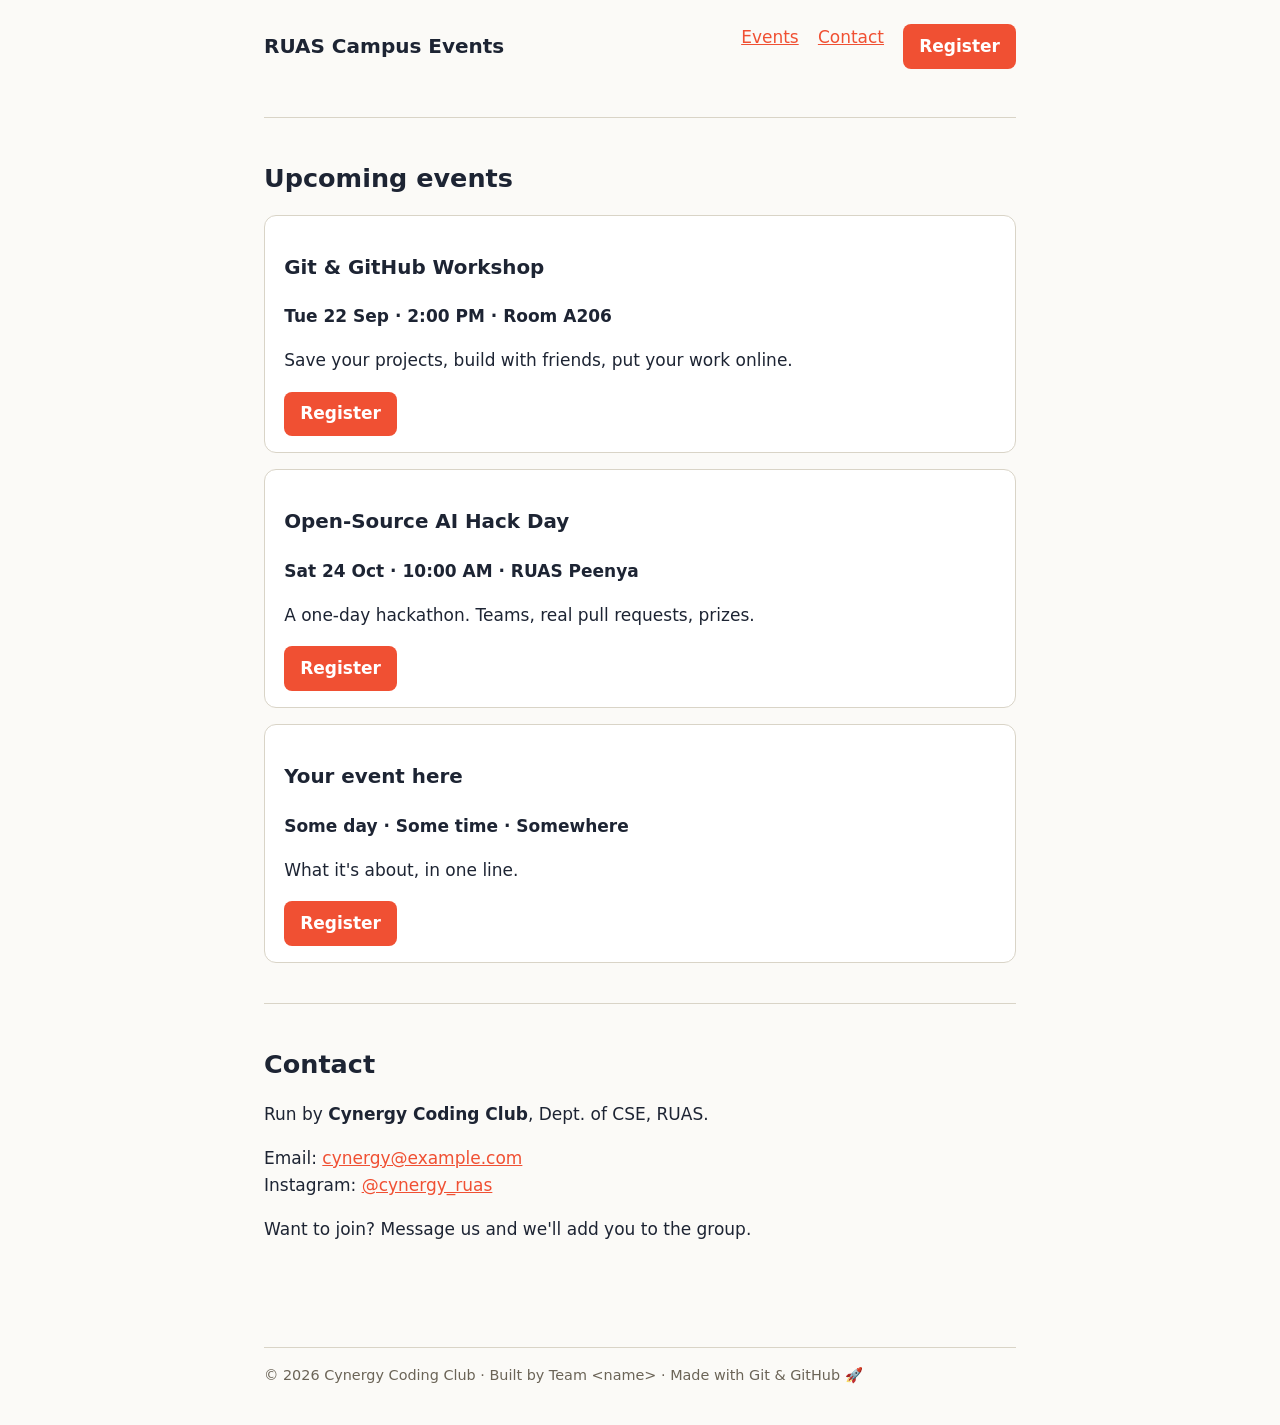
<file: index.html>
<!doctype html>
<!--
  TEAM SITE — index.html
  ----------------------
  This is the page. It has four empty boxes (sections). Each teammate owns ONE box,
  and fills it from their own file in the sections/ folder:

      sections/navbar.js   -> fills <header id="navbar">
      sections/events.js   -> fills <section id="events">
      sections/contact.js  -> fills <section id="contact">
      sections/footer.js   -> fills <footer id="footer">

  You normally DON'T edit this file. Edit YOUR file in sections/.
  To see the site: double-click index.html so it opens in a browser. Refresh after every change.
-->
<html lang="en">
<head>
  <meta charset="utf-8">
  <meta name="viewport" content="width=device-width, initial-scale=1">
  <!-- CHANGE THIS if your team wants a different site name -->
  <title>RUAS Campus Events</title>
  <link rel="stylesheet" href="style.css">
</head>
<body>
  <!-- Box 1: navbar (top bar with links) -->
  <header id="navbar"></header>

  <main>
    <!-- Box 2: events (the cards) -->
    <section id="events"></section>

    <!-- Box 3: contact -->
    <section id="contact"></section>
  </main>

  <!-- Box 4: footer -->
  <footer id="footer"></footer>

  <!-- These four lines load each teammate's file. Don't reorder or delete them. -->
  <script src="sections/navbar.js"></script>
  <script src="sections/events.js"></script>
  <script src="sections/contact.js"></script>
  <script src="sections/footer.js"></script>
</body>
</html>
</file>
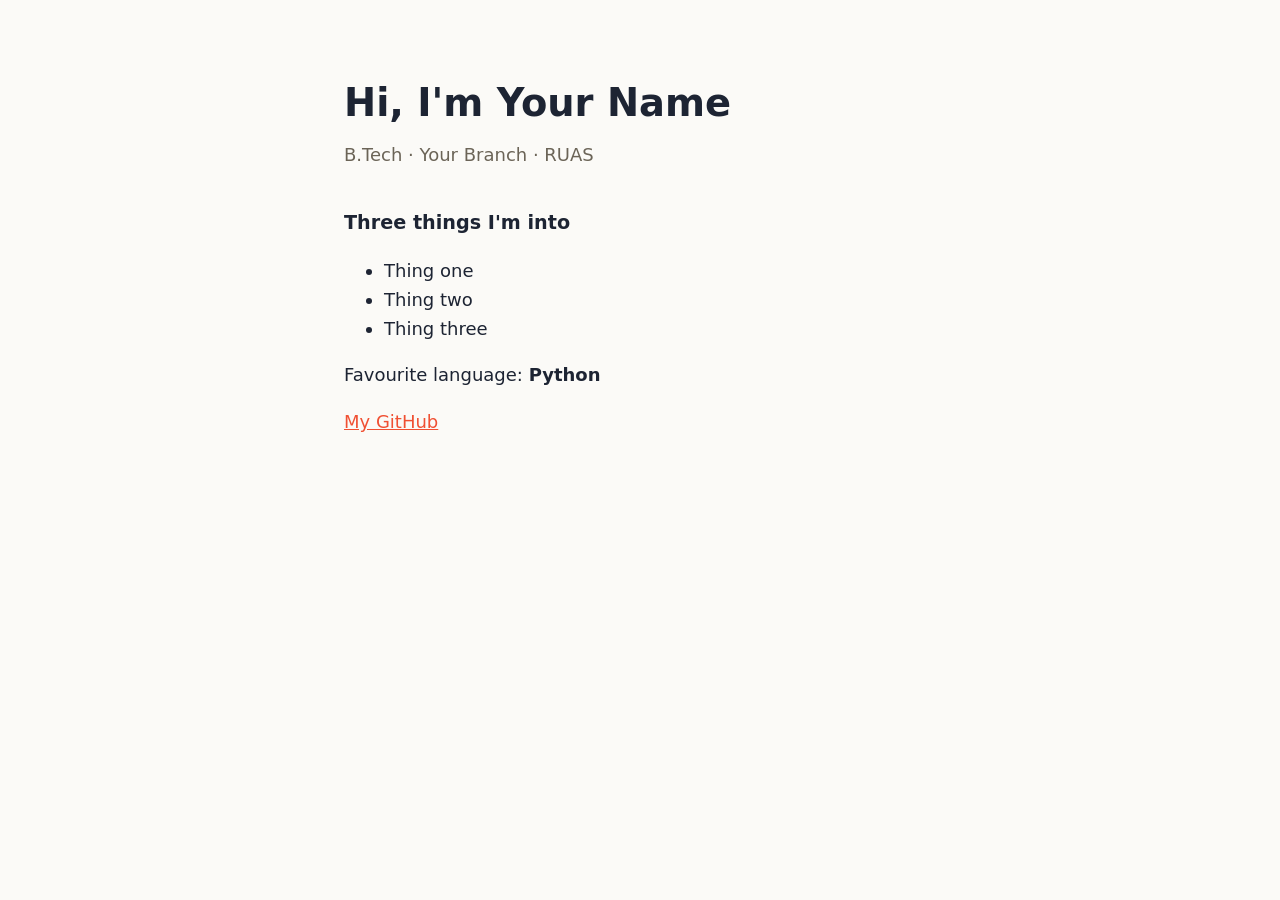
<file: starter/index.html>
<!doctype html>
<!--
  ABOUT-ME PAGE (step 1)
  Change every line marked  CHANGE THIS.  Save, then double-click this file to see it in a browser.
-->
<html lang="en">
<head>
  <meta charset="utf-8">
  <meta name="viewport" content="width=device-width, initial-scale=1">
  <title>About me</title>                       <!-- CHANGE THIS -->
  <link rel="stylesheet" href="style.css">
</head>
<body>
  <main>
    <h1>Hi, I'm Your Name</h1>                  <!-- CHANGE THIS -->
    <p class="sub">B.Tech · Your Branch · RUAS</p>   <!-- CHANGE THIS -->

    <h2>Three things I'm into</h2>
    <ul>
      <li>Thing one</li>                        <!-- CHANGE THIS -->
      <li>Thing two</li>                        <!-- CHANGE THIS -->
      <li>Thing three</li>                      <!-- CHANGE THIS -->
    </ul>

    <p>Favourite language: <strong>Python</strong></p>   <!-- CHANGE THIS -->
    <p><a href="https://github.com/YOUR-USERNAME">My GitHub</a></p>   <!-- CHANGE THIS: your username -->
  </main>
</body>
</html>
</file>
<file: style.css>
/*
  TEAM SITE — style.css
  ---------------------
  The look of the whole site lives here. Anyone can tweak the values at the top;
  the rules below use them, so one change updates everything.

  Pro tip: change ONE thing, save, refresh the browser, see what happened.
*/

:root {
  /* ===== CHANGE THESE ===== */
  --accent: #f05033;          /* main colour: buttons, links, highlights. Try #2f6f5e or #7a5cff */
  --ink:    #1d2433;          /* text colour */
  --paper:  #fbfaf7;          /* page background */
  --line:   #d9d4c7;          /* light borders */
  --font:   "Segoe UI", system-ui, sans-serif;   /* try Georgia, serif  for a different feel */
  /* ======================== */
}

* { box-sizing: border-box; }

body {
  margin: 0;
  font: 17px/1.6 var(--font);
  color: var(--ink);
  background: var(--paper);
}

/* every section sits in a centred column */
header, main, footer {
  max-width: 800px;
  margin: 0 auto;
  padding: 1.5rem;
}

section {
  border-top: 1px solid var(--line);
  padding: 1.5rem 0;
}

h1, h2 { line-height: 1.2; }
a { color: var(--accent); }

/* a reusable button. Use class="btn" on any link to get it. */
.btn {
  display: inline-block;
  padding: .55rem 1rem;
  border-radius: 8px;
  background: var(--accent);
  color: #fff;
  text-decoration: none;
  font-weight: 600;
}
.btn:hover { opacity: .9; }

/* a reusable card. Use class="card". */
.card {
  border: 1px solid var(--line);
  border-radius: 12px;
  padding: 1rem 1.2rem;
  margin-bottom: 1rem;
  background: #fff;
}

/* the grey placeholder box you see before a section is built */
.todo {
  border: 2px dashed var(--line);
  padding: 1rem;
  color: #6b6457;
}
</file>
<file: starter/style.css>
/* ABOUT-ME PAGE — style.css. Change the three colours below and refresh. */
:root {
  --ink:   #1d2433;   /* text          CHANGE THIS */
  --paper: #fbfaf7;   /* background    CHANGE THIS */
  --mark:  #f05033;   /* link colour   CHANGE THIS */
}
* { box-sizing: border-box; }
body { margin: 0; font: 18px/1.6 system-ui, sans-serif; color: var(--ink); background: var(--paper); }
main { max-width: 640px; margin: 8vh auto; padding: 0 24px; }
h1 { font-size: 2.4rem; margin: 0 0 .2em; }
.sub { color: #6b6457; margin-top: 0; }
h2 { margin-top: 2em; font-size: 1.2rem; }
a { color: var(--mark); }
</file>
